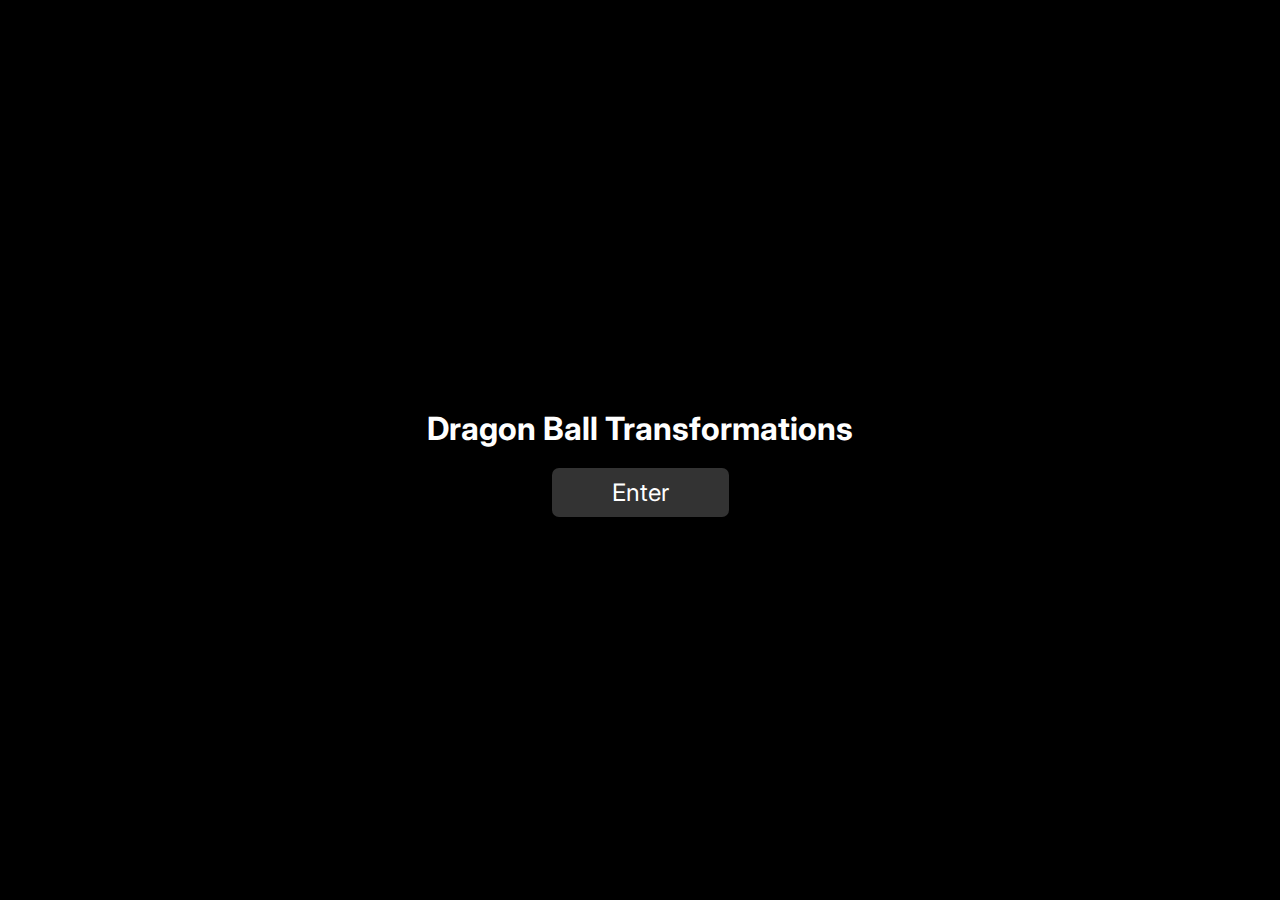
<file: src/index.html>
<html>

<head>
  <!-- Defining the meta variables so the browser knows how to view the page.-->
  <meta charset="UTF8" />
  <meta name="viewport" content="width=device-width, initial-scale=1.0" />

  <!-- Setting the title of the page and linking the CSS file.-->
  <title>Dragon Ball Transformations</title>
  <link rel="stylesheet" href="css/style.css" />
  <link rel="icon" type="image/x-icon" href="images/favicon/DragonBallFavicon.png" />
</head>

<body>
  <!-- Creating a div for EACH GROUP.-->
  <!-- This is useful so that everything is organized better. (Unlike Cid)-->
  <div class="container">
    <div class="button_container">

      <!-- The "row" class is for each row of buttons, 3 on top and 2 on the bottom.-->
      <div class="row">
        <button class="image_button">
          <a href="../src/pages/SSJ.html">
            <img src="images/SuperSaiyan.png" alt="Super Saiyan" />
          </a>
        </button>

        <button class="image_button">
          <a href="../src/pages/SSG.html">
            <img src="images/SuperSaiyanGod.png" alt="Super Saiyan God" />
          </a>
        </button>

        <button class="image_button">
          <a href="../src/pages/SSB.html">
            <img src="images/SuperSaiyanBlue.png" alt="Super Saiyan Blue" />
          </a>
        </button>
      </div>

      <!-- The same "row" class, just the bottom 2 buttons this time.-->
      <div class="row">
        <button class="image_button">
          <a href="../src/pages/MUI.html">
            <img src="images/MUI.png" alt="Mastered Ultra Instinct" />
          </a>
        </button>

        <button class="image_button">
          <a href="../src/pages/UE.html">
            <img src="images/UE.png" alt="Ultra Ego" />
          </a>
        </button>
      </div>
    </div>

    <button class="hidden-button" id="secretButton">
      <a href="../src/pages/DillyDally.html" target="_blank">
        <img src="images/BornToDillyDally.png" alt="Dilly Dally" />
      </a>
    </button>

    <div class="overlay" id="overlay">
      <div class="overlay_content">
        <h2 class="overlay_title">Dragon Ball Transformations</h2>
        <button class="overlay_button" id="overlay_button">Enter</button>
      </div>
    </div>
  </div>

  <!-- Creating the audio so that it may be played. -->
  <audio id="hover_sound" src="sounds/Hover Sound.mp3"></audio>

  <!-- Linking the script at the END OF THE FILE. -->
  <!-- This is so that everything is loaded before the script runs.-->
  <script src="js/overlay.js"></script>
  <script src="js/script.js"></script>
</body>

</html>
</file>
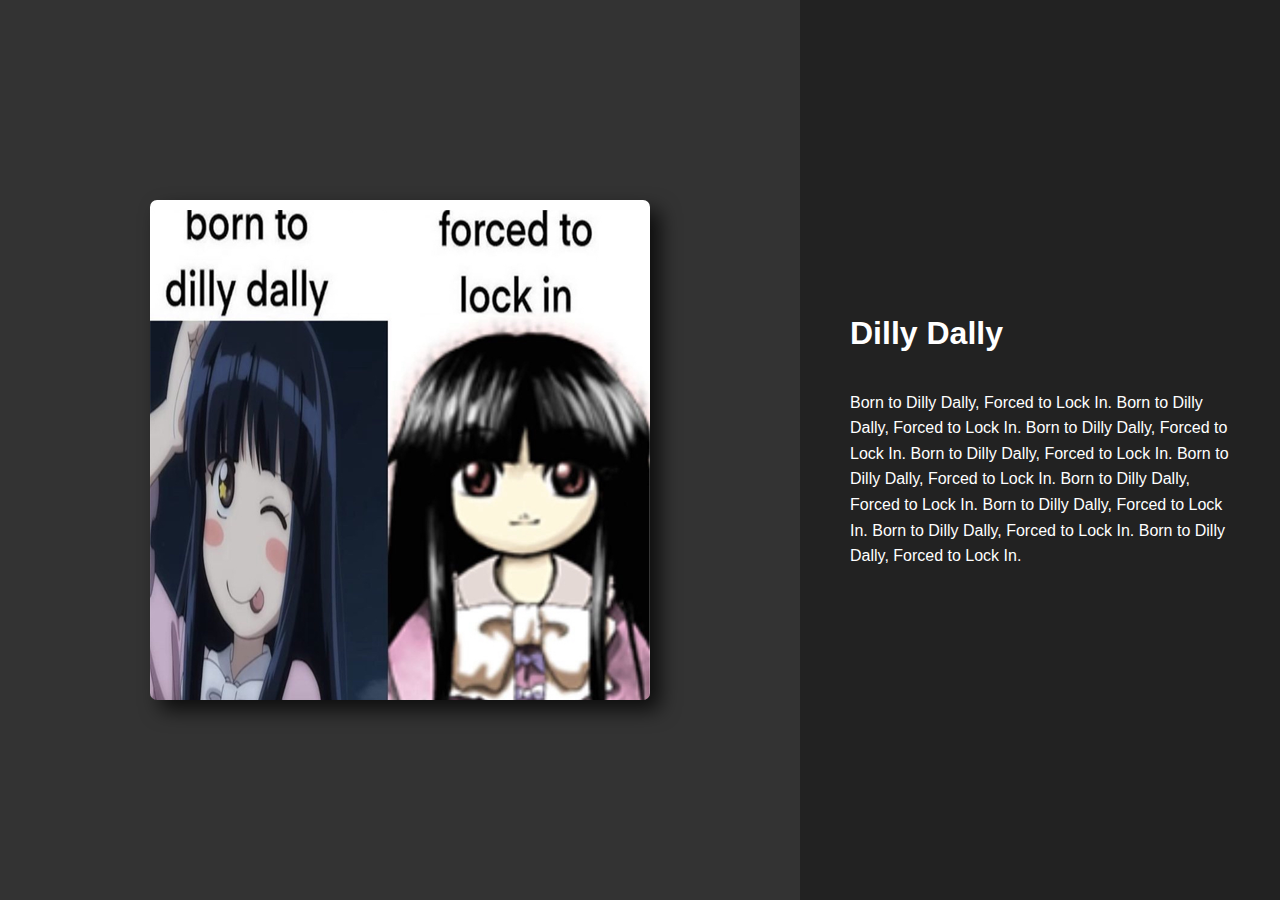
<file: src/pages/DillyDally.html>
<html>
    <head>
        <!-- Defining the meta variables so the browser knows how to view the page.-->
        <meta charset="UTF-8">
        <meta name="viewport" content="width=device-width, initial-scale=1.0">

        <!-- Setting the title of the page and linking the CSS file.-->
        <title> Born to Dilly Dally, Forced to Lock In</title>
        <link rel="stylesheet" href="../css/character.css">
        <link rel="icon" type="image/x-icon" href="../images/favicon/DragonBallFavicon.png"/>
    </head>

    <body>
        <!-- Creating a div for EACH GROUP.-->
        <!-- This is useful so that everything is organized better. (Unlike Cid)-->
        <div class="container">
            <div class="left_panel">
                <!-- The source of the image to be displayed. -->
                <img src="../images/BornToDillyDally.png">
            </div>

            <div class="right_panel">
                <!-- The actual text to display. -->
                <h1>Dilly Dally</h1>
                <p>Born to Dilly Dally, Forced to Lock In. Born to Dilly Dally, Forced to Lock In. Born to Dilly Dally, Forced to Lock In. Born to Dilly Dally, Forced to Lock In. Born to Dilly Dally, Forced to Lock In. Born to Dilly Dally, Forced to Lock In. Born to Dilly Dally, Forced to Lock In. Born to Dilly Dally, Forced to Lock In. Born to Dilly Dally, Forced to Lock In. </p>
            </div>
        </div>
    </body>
</html>
</file>
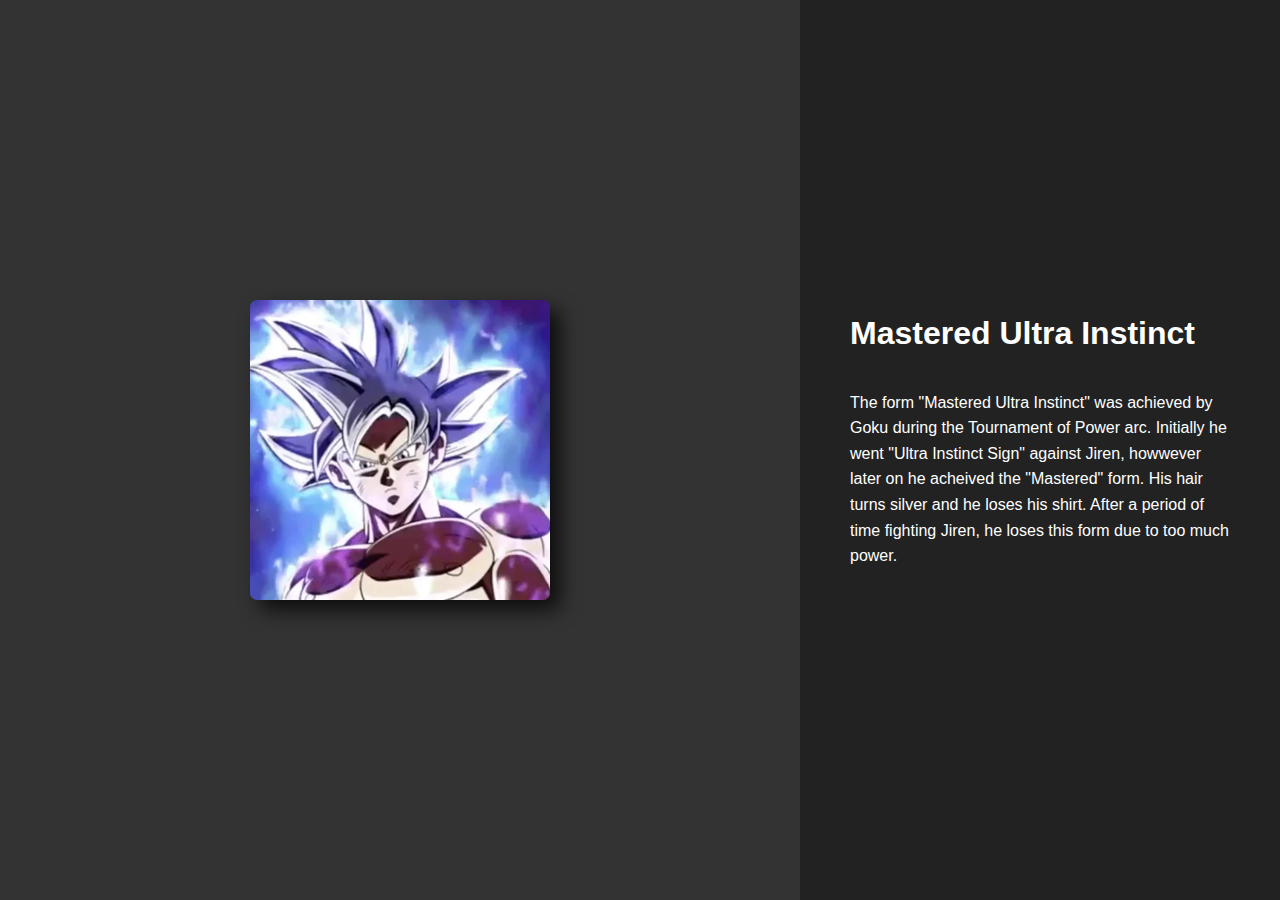
<file: src/pages/MUI.html>
<html>

<head>
    <!-- Defining the meta variables so the browser knows how to view the page.-->
    <meta charset="UTF-8">
    <meta name="viewport" content="width=device-width, initial-scale=1.0">

    <!-- Setting the title of the page and linking the CSS file.-->
    <title> Mastered Ultra Instinct</title>
    <link rel="stylesheet" href="../css/character.css">
    <link rel="icon" type="image/x-icon" href="../images/favicon/DragonBallFavicon.png"/>
</head>

<body>
    <!-- Creating a div for EACH GROUP.-->
    <!-- This is useful so that everything is organized better. (Unlike Cid)-->
    <div class="container">
        <div class="left_panel">
            <!-- The source of the image to be displayed. -->
            <img src="../images/MUI.png">
        </div>

        <div class="right_panel">
            <!-- The actual text to display. -->
            <h1>Mastered Ultra Instinct</h1>
            <p>The form "Mastered Ultra Instinct" was achieved by Goku during the Tournament of Power arc. Initially he
                went "Ultra Instinct Sign" against Jiren, howwever later on he acheived the "Mastered" form. His hair
                turns silver and he loses his shirt. After a period of time fighting Jiren, he loses this form due to
                too much power.</p>
        </div>
    </div>
</body>

</html>
</file>
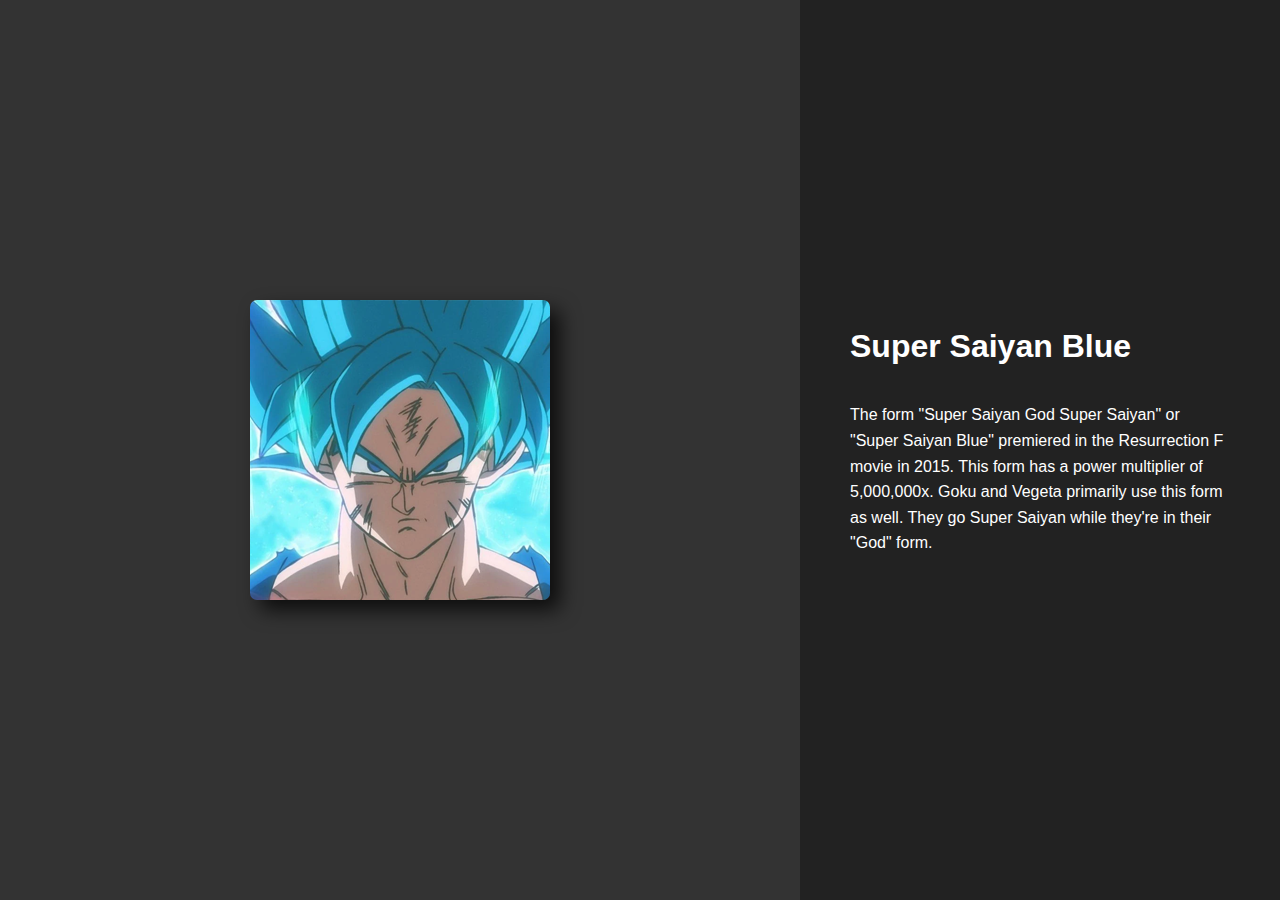
<file: src/pages/SSB.html>
<html>

<head>
    <!-- Defining the meta variables so the browser knows how to view the page.-->
    <meta charset="UTF-8">
    <meta name="viewport" content="width=device-width, initial-scale=1.0">

    <!-- Setting the title of the page and linking the CSS file.-->
    <title> Super Saiyan Blue</title>
    <link rel="stylesheet" href="../css/character.css">
    <link rel="icon" type="image/x-icon" href="../images/favicon/DragonBallFavicon.png"/>
</head>

<body>
    <!-- Creating a div for EACH GROUP.-->
    <!-- This is useful so that everything is organized better. (Unlike Cid)-->
    <div class="container">
        <div class="left_panel">
            <!-- The source of the image to be displayed. -->
            <img src="../images/SuperSaiyanBlue.png">
        </div>

        <div class="right_panel">
            <!-- The actual text to display. -->
            <h1>Super Saiyan Blue</h1>
            <p>The form "Super Saiyan God Super Saiyan" or "Super Saiyan Blue" premiered
                in the Resurrection F movie in 2015. This form has a power multiplier of
                5,000,000x. Goku and Vegeta primarily use this form as well. They go Super
                Saiyan while they're in their "God" form. </p>
        </div>
    </div>
</body>

</html>
</file>
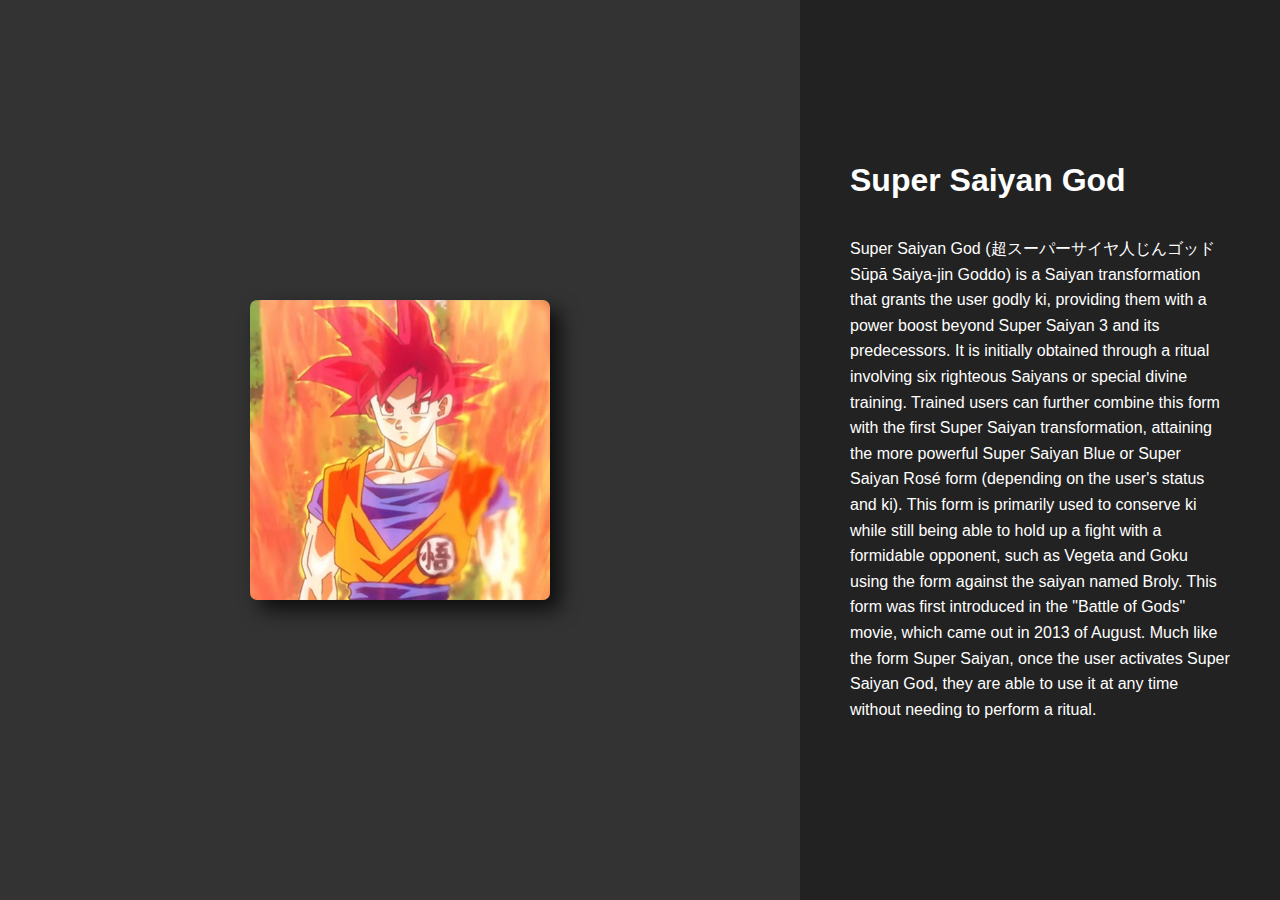
<file: src/pages/SSG.html>
<html>

<head>
    <!-- Defining the meta variables so the browser knows how to view the page.-->
    <meta charset="UTF-8">
    <meta name="viewport" content="width=device-width, initial-scale=1.0">

    <!-- Setting the title of the page and linking the CSS file.-->
    <title> Super Saiyan God</title>
    <link rel="stylesheet" href="../css/character.css">
    <link rel="icon" type="image/x-icon" href="../images/favicon/DragonBallFavicon.png"/>
</head>

<body>
    <!-- Creating a div for EACH GROUP.-->
    <!-- This is useful so that everything is organized better. (Unlike Cid)-->
    <div class="container">
        <div class="left_panel">
            <!-- The source of the image to be displayed. -->
            <img src="../images/SuperSaiyanGod.png">
        </div>

        <div class="right_panel">
            <!-- The actual text to display. -->
            <h1>Super Saiyan God</h1>
            <p>Super Saiyan God (超スーパーサイヤ人じんゴッド Sūpā Saiya-jin Goddo) is a
                Saiyan transformation that grants the user godly ki, providing them with a
                power boost beyond Super Saiyan 3 and its predecessors. It is initially
                obtained through a ritual involving six righteous Saiyans or special
                divine training. Trained users can further combine this form with the
                first Super Saiyan transformation, attaining the more powerful Super
                Saiyan Blue or Super Saiyan Rosé form (depending on the user's status and
                ki). This form is primarily used to conserve ki while still being able to
                hold up a fight with a formidable opponent, such as Vegeta and Goku using
                the form against the saiyan named Broly. This form was first introduced in
                the "Battle of Gods" movie, which came out in 2013 of August. Much like
                the form Super Saiyan, once the user activates Super Saiyan God, they are
                able to use it at any time without needing to perform a ritual. </p>
        </div>
    </div>
</body>

</html>
</file>
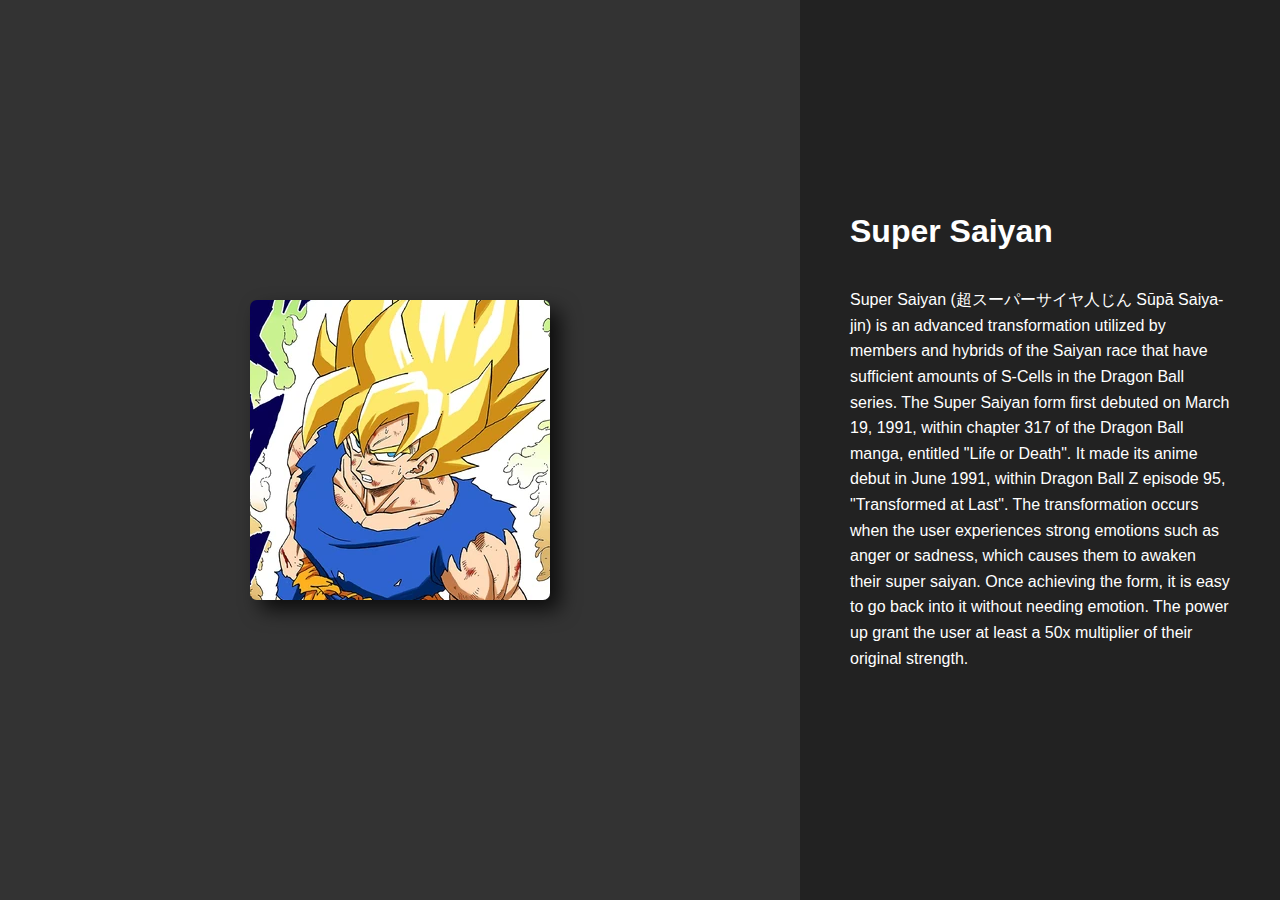
<file: src/pages/SSJ.html>
<html>

<head>
    <!-- Defining the meta variables so the browser knows how to view the page.-->
    <meta charset="UTF-8">
    <meta name="viewport" content="width=device-width, initial-scale=1.0">

    <!-- Setting the title of the page and linking the CSS file.-->
    <title> Super Saiyan</title>
    <link rel="stylesheet" href="../css/character.css">
    <link rel="icon" type="image/x-icon" href="../images/favicon/DragonBallFavicon.png"/>
</head>

<body>
    <!-- Creating a div for EACH GROUP.-->
    <!-- This is useful so that everything is organized better. (Unlike Cid)-->
    <div class="container">
        <div class="left_panel">
            <!-- The source of the image to be displayed. -->
            <img src="../images/SuperSaiyan.png">
        </div>

        <div class="right_panel">
            <!-- The actual text to display. -->
            <h1>Super Saiyan</h1>
            <p>Super Saiyan (超スーパーサイヤ人じん Sūpā Saiya-jin) is an advanced
                transformation utilized by members and hybrids of the Saiyan race that
                have sufficient amounts of S-Cells in the Dragon Ball series. The Super
                Saiyan form first debuted on March 19, 1991, within chapter 317 of the
                Dragon Ball manga, entitled "Life or Death". It made its anime debut in
                June 1991, within Dragon Ball Z episode 95, "Transformed at Last". The
                transformation occurs when the user experiences strong emotions such as
                anger or sadness, which causes them to awaken their super saiyan. Once
                achieving the form, it is easy to go back into it without needing emotion.
                The power up grant the user at least a 50x multiplier of their original
                strength.</p>
        </div>
    </div>
</body>

</html>
</file>
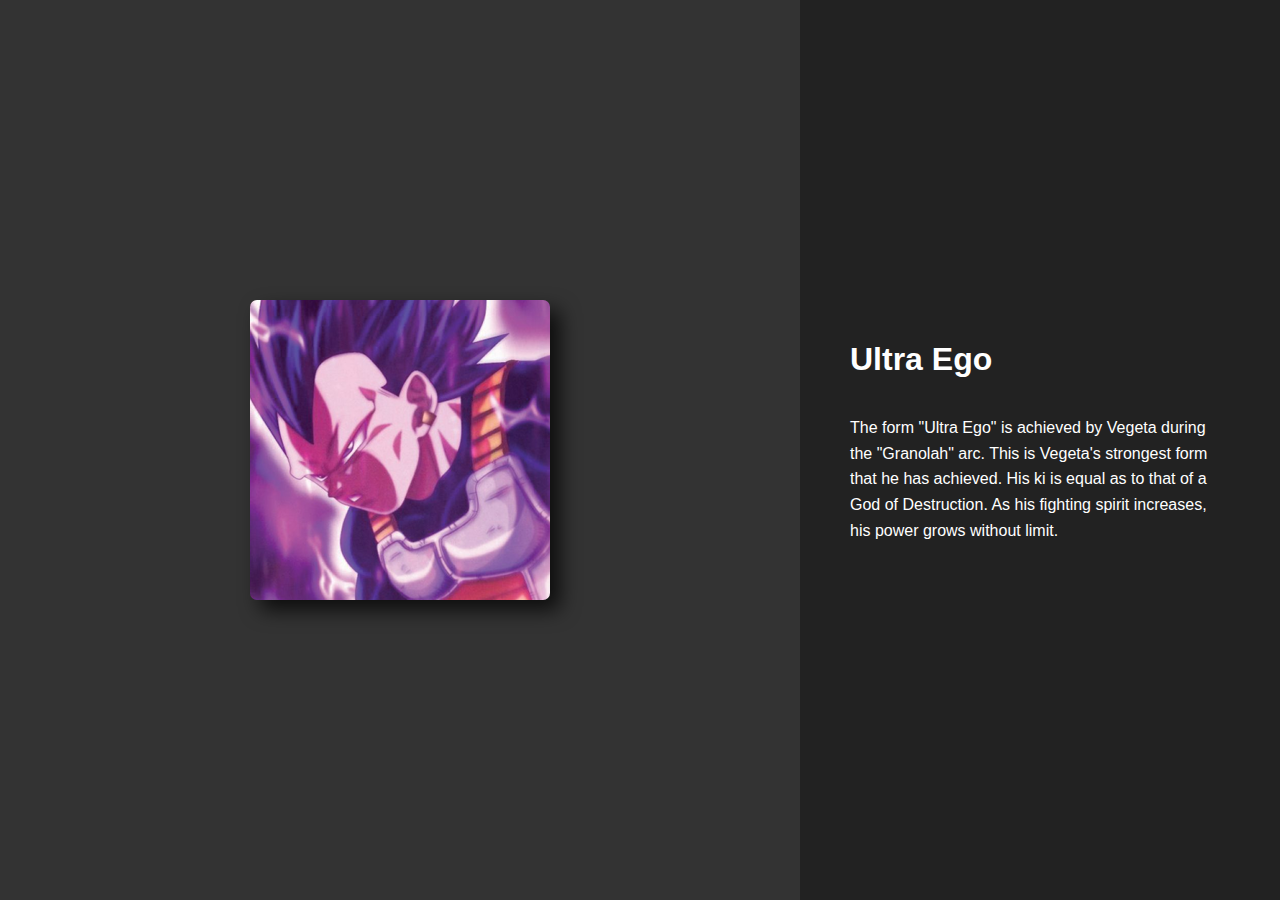
<file: src/pages/UE.html>
<html>

<head>
    <!-- Defining the meta variables so the browser knows how to view the page.-->
    <meta charset="UTF-8">
    <meta name="viewport" content="width=device-width, initial-scale=1.0">

    <!-- Setting the title of the page and linking the CSS file.-->
    <title> Ultra Ego</title>
    <link rel="stylesheet" href="../css/character.css">
    <link rel="icon" type="image/x-icon" href="../images/favicon/DragonBallFavicon.png"/>
</head>

<body>
    <!-- Creating a div for EACH GROUP.-->
    <!-- This is useful so that everything is organized better. (Unlike Cid)-->
    <div class="container">
        <div class="left_panel">
            <!-- The source of the image to be displayed. -->
            <img src="../images/UE.png">
        </div>

        <div class="right_panel">
            <!-- The actual text to display. -->
            <h1>Ultra Ego</h1>
            <p>The form "Ultra Ego" is achieved by Vegeta during the "Granolah" arc. This is Vegeta's strongest form
                that he has achieved. His ki is equal as to that of a God of Destruction. As his fighting spirit
                increases, his power grows without limit.  </p>
        </div>
    </div>
</body>

</html>
</file>
<file: src/css/style.css>
@import url("https://fonts.googleapis.com/css2?family=Inter:wght@100..900&family=Montserrat:ital,wght@0,100..900;1,100..900&display=swap");

/* Creating a basic body and html that sets the background color and */
/* centers everything.                                               */
body,
html {
  height: 100%;
  margin: 0;
  display: flex;

  justify-content: center;
  align-items: center;

  background-color: #222222;
}

/* CONTAINERS                                                              */
/* Making sure everything in the container is in the center of the screen. */
.container {
  text-align: center;
}

.button-container {
  text-align: center;
}

/* ROWS                                                           */
/* Remember the "row" class from index.html, now we're making the */
/* spacing between the rows and such.                             */
.row {
  display: flex;
  justify-content: center;
  margin-bottom: 20px;
}

/* BUTTONS                                                             */
/* Now we're making the buttons have a bunch of properties that make   */
/* them look much better in general, to name a few, there is drop      */
/* shadow, margin, and border-radius (Google it if you need more info  */
/* I can't easily fit a whole paragraph here...)                       */
.image_button {
  background: none;
  border: none;
  margin: 15 30px;
  padding: 0;
  box-shadow: 5px 5px 15px rgba(0, 0, 0, 0.7);
  border-radius: 7px;
}

.image_button img {
  width: 300px;
  height: 300px;
  cursor: pointer;
  transition: transform 0.2s ease;
  border-radius: 7px;
}

/* TRANSITION                                                                */
/* Remember the image buttons from before, now we're making them transform   */
/* when they are hovered over to make a clean looking effect.                */
.image_button img:hover {
  transform: scale(1.1);
  box-shadow: 10px 10px 20px rgba(0, 0, 0, 0.9);
}

.button-container .image_button:hover img {
  filter: none;
}

/* OVERLAY                                                       */
/* This is all the code for the overlay stuff, the code below    */
/* makes the overlay hide the content behind and force the user  */
/* to click a button                                             */

.overlay {
  position: fixed;
  top: 0;
  left: 0;
  width: 100vw;
  height: 100vh;
  background: rgba(0, 0, 0, 1);
  color: white;
  display: flex;
  justify-content: center;
  align-items: center;
  z-index: 1000;
  transition: opacity 0.5s ease, visibility 0.5s ease;
  flex-direction: column;
}

.overlay_content {
  text-align: center;
}

.overlay_title {
  font-size: 2em;
  margin-bottom: 20px;
  font-family: "Inter", sans-serif;
}

.overlay_button {
  padding: 10px 60px;
  font-size: 1.5em;
  cursor: pointer;
  border: none;
  background: #333333;
  color: white;
  border-radius: 7px;
  transition: background-color 0.3s ease;
  font-family: "Inter", sans-serif;
}

/* OVERLAY EVENTS                                               */
/* The following runs when you hover over or click the button.  */
/* It reveals all the buttons behind it when clicked            */
.overlay_button:hover {
  background-color: #555;
}

.overlay.hidden {
  opacity: 0;
  visibility: hidden;
}

.hidden-button {
  width: 200px; 
  height: 100px; 
  position: fixed; 
  top: 0;
  left: 0; 
  opacity: 0; 
  z-index: -1; 
  border: none; 
}

.hidden-button img {
  width: 100%;
  height: 100%;
  object-fit: cover;
}
</file>
<file: src/css/character.css>
/* This style follows roughly the same principle as   */
/* the main "style.css" file therefore the contents   */
/* won't be as much described but will have info.     */

body, html {
    margin: 0;
    padding: 0;
    height: 100%;
    display: flex;
    justify-content: center;
    align-items: center;
    font-family: 'Inter', sans-serif;
}

.container {
    display: flex;
    width: 100%;
    height: 100%;
}

/* LEFT PANEL                                           */
/* Creation of a left and right panel to properly split */
/* the image and the text.                              */

.left_panel {
    width: 800px; 
    height: 100%; 
    overflow: hidden;
    display: flex; 
    justify-content: center; 
    align-items: center; 
    background-color: #333; 
}

.left_panel img {
    max-width: 500px;
    max-height: 500px;
    width: auto; 
    height: auto; 
    object-fit: contain; 
    border-radius: 7px;
    box-shadow: 10px 10px 20px rgba(0, 0, 0, 0.75);
}

/* Similar to the left panel, the right panel   */
/* is used to keep the text-based stuff in this */
/* panel.                                       */

.right_panel {
    flex: 1;
    padding: 50px;
    color: white;
    background-color: #222222;
    display: flex;
    flex-direction: column;
    justify-content: center;
}

.right_panel h1 {
    margin-top: 0;
}

.right_panel p {
    line-height: 1.6;
}
</file>
